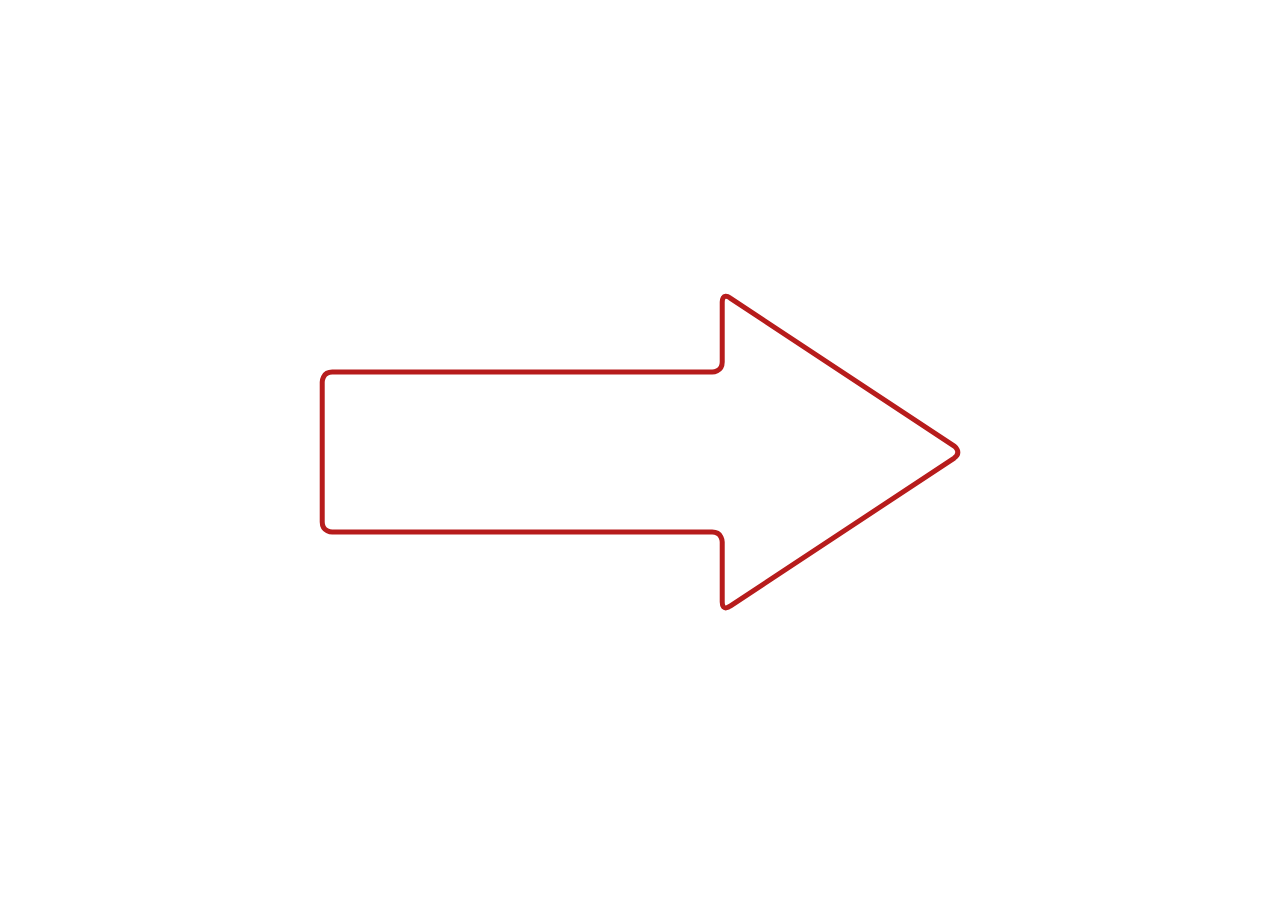
<file: grid/index.html>
<html>
	<head>
		<script src="./two.min.js"></script>
		<script src="./colours.js"></script>
		<script src="./anchor.js"></script>
		<script src="./path.js"></script>
		<script src="./grid.js"></script>
		<script src="./mygrid.js"></script>
	</head>
	<body>
		<div id="main"></div>
		<script src="./main.js"></script>
	</body>
</html>
</file>
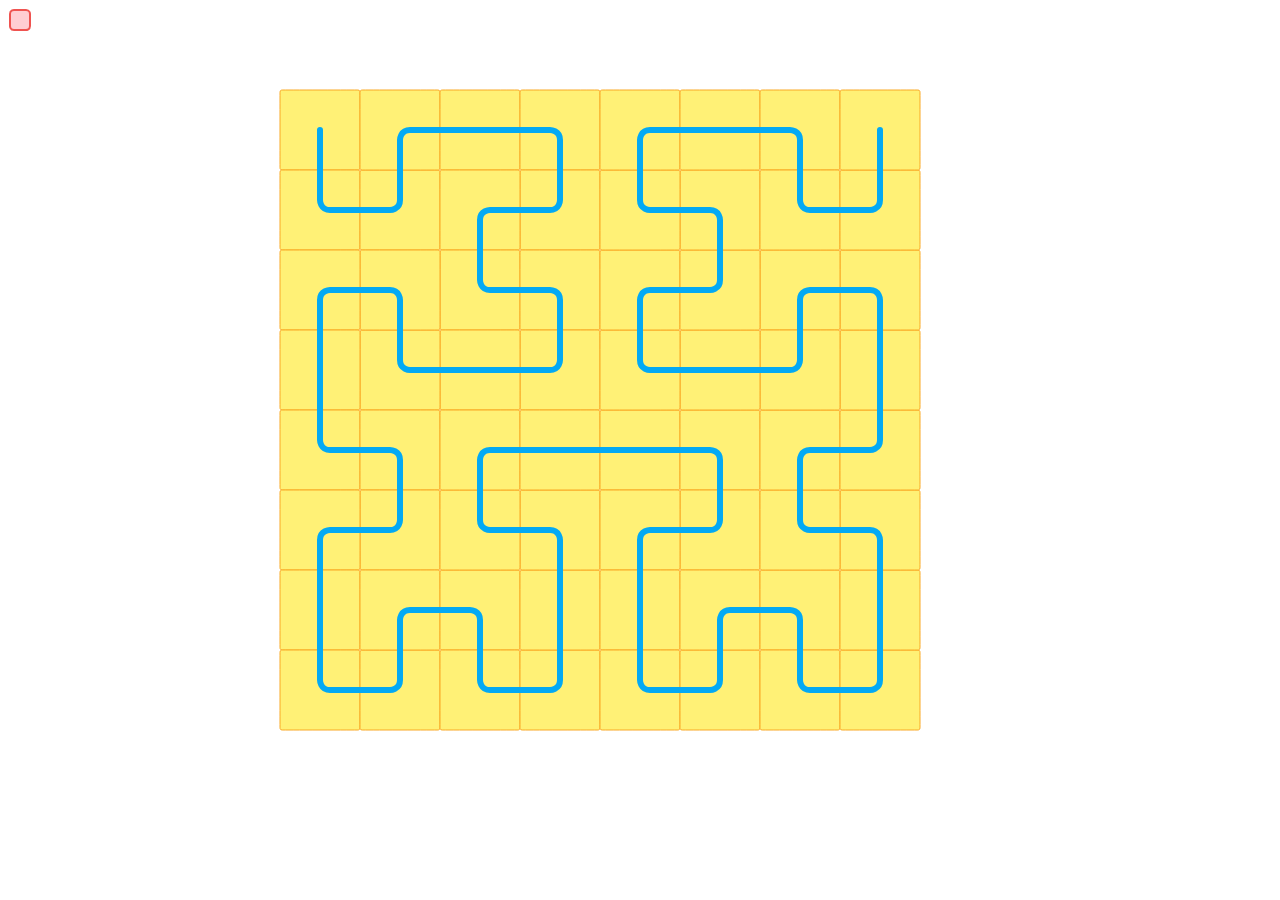
<file: hilbert/index.html>
<html>
	<head>
		<script src="./two.min.js"></script>
		<script src="./colours.js"></script>
		<script src="./anchor.js"></script>
		<script src="./grid.js"></script>
		<script src="./paint.js"></script>
		<script src="./hilbert.js"></script>
		<script src="./arrow.js"></script>
		<script src="./tracer.js"></script>
		<script src="./symbols/loadbalancer.js"></script>
		<script src="./symbols/router.js"></script>
		<script src="./symbols/netswitch.js"></script>
		<script src="./symbols/firewall.js"></script>
		<script src="./symbols/vm.js"></script>
		<script src="./symbols/container.js"></script>
		<script src="./symbols/server.js"></script>
		<script src="./symbols/nsxbm.js"></script>
		<script src="./symbols/cluster.js"></script>
		<script src="./symbols/textBlock.js"></script>
	</head>
	<body>
		<div id="main"></div>
		<script src="./main.js"></script>
	</body>
</html>
</file>
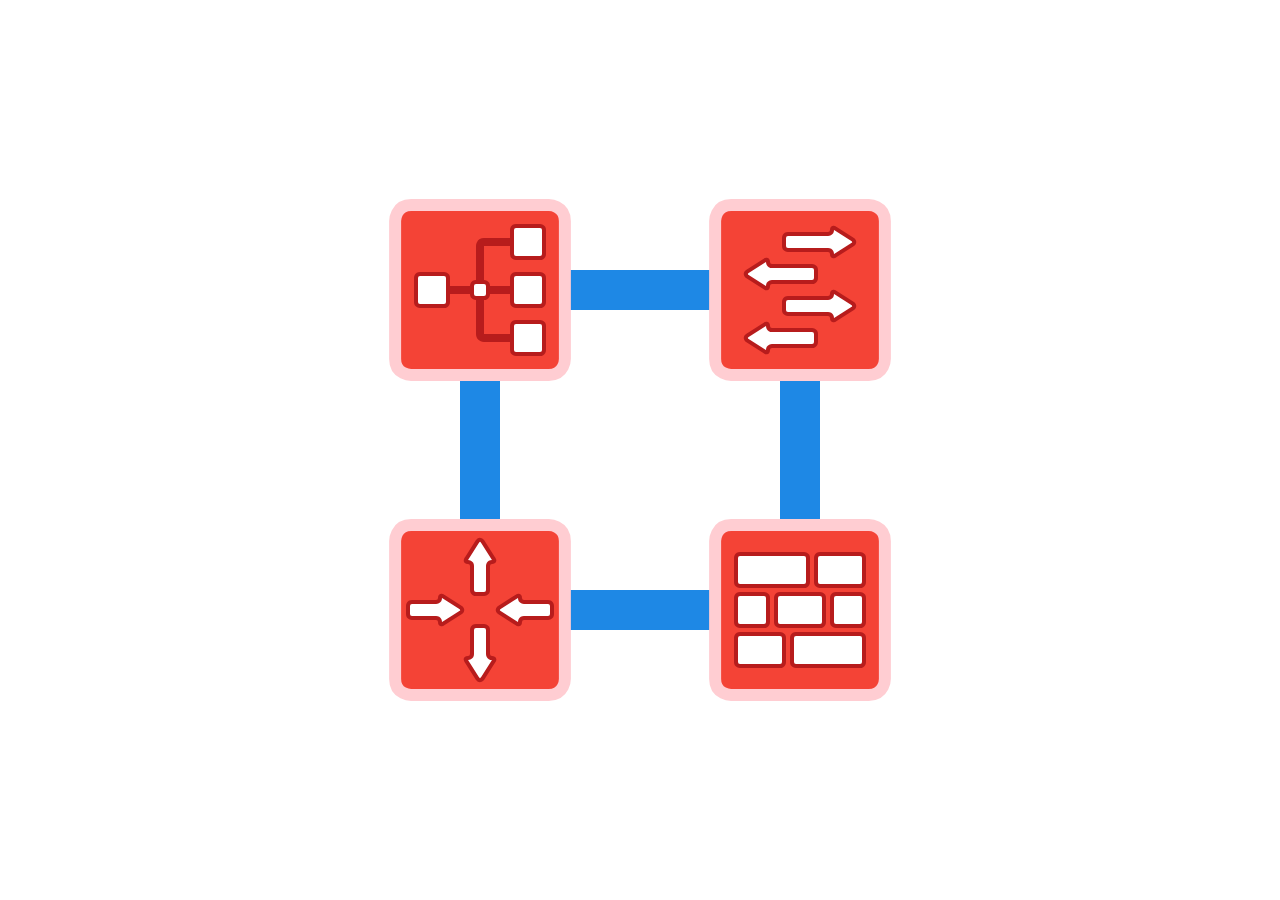
<file: link/index.html>
<html>
	<head>
		<script src="./two.min.js"></script>
		<script src="./colours.js"></script>
		<script src="./anchor.js"></script>
		<script src="./grid.js"></script>
		<script src="./paint.js"></script>
		<script src="./symbols/loadbalancer.js"></script>
		<script src="./symbols/router.js"></script>
		<script src="./symbols/netswitch.js"></script>
		<script src="./symbols/firewall.js"></script>
	</head>
	<body>
		<div id="main"></div>
		<script src="./main.js"></script>
	</body>
</html>
</file>
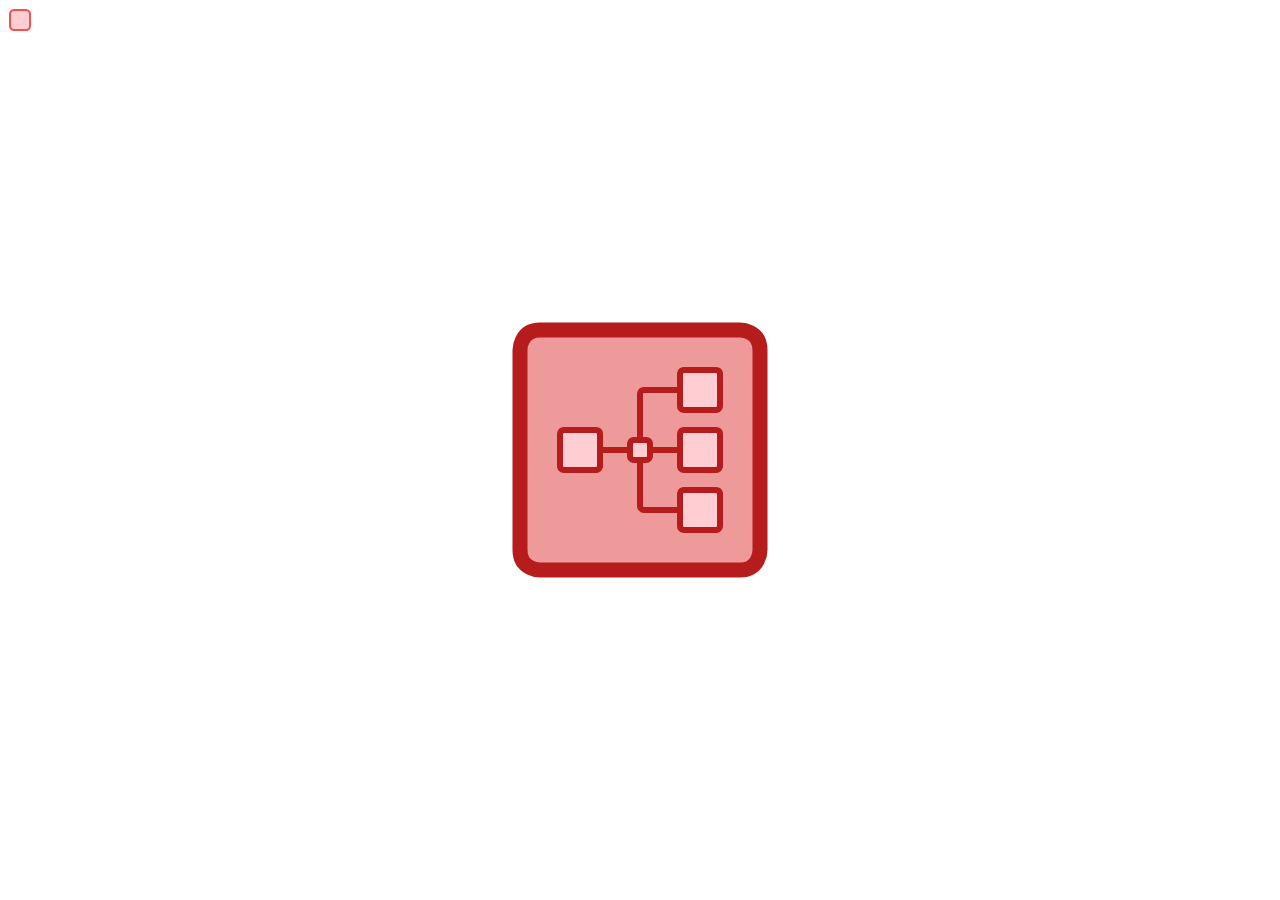
<file: loadbalancer/index.html>
<html>
	<head>
		<script src="./two.min.js"></script>
		<script src="./colours.js"></script>
		<script src="./anchor.js"></script>
		<script src="./grid.js"></script>
		<script src="./paint.js"></script>
		<script src="./arrow.js"></script>
		<script src="./tracer.js"></script>
		<script src="./symbols/symbols.js"></script>
	</head>
	<body>
		<div id="main"></div>
		<script src="./main.js"></script>
		<script src="./controls.js"></script>
	</body>
</html>
</file>
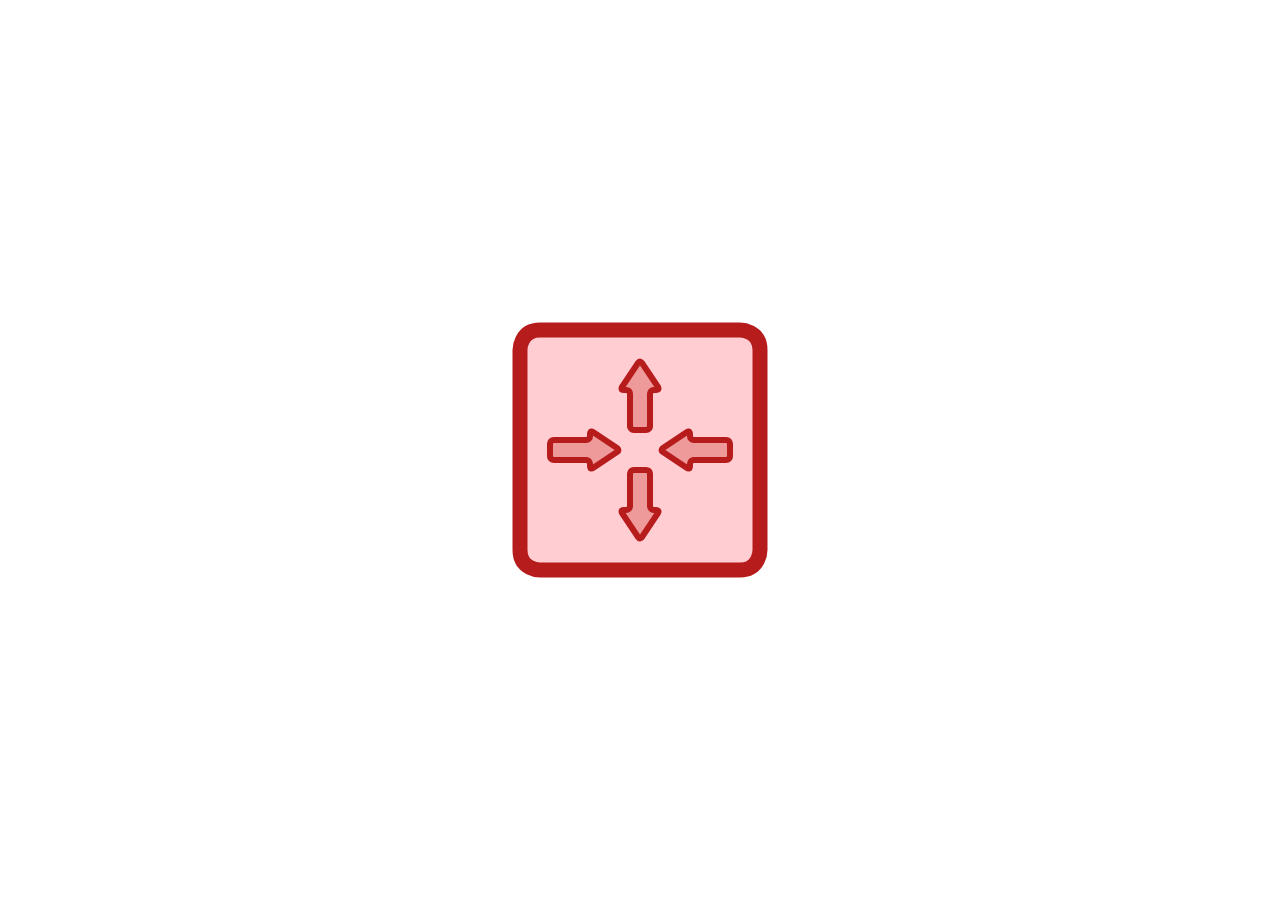
<file: router/index.html>
<html>
	<head>
		<script src="./two.min.js"></script>
		<script src="./colours.js"></script>
		<script src="./anchor.js"></script>
		<script src="./grid.js"></script>
		<script src="./paint.js"></script>
		<script src="./arrow.js"></script>
		<script src="./tracer.js"></script>
		<script src="./symbols/symbols.js"></script>
	</head>
	<body>
		<div id="main"></div>
		<script src="./main.js"></script>
	</body>
</html>
</file>
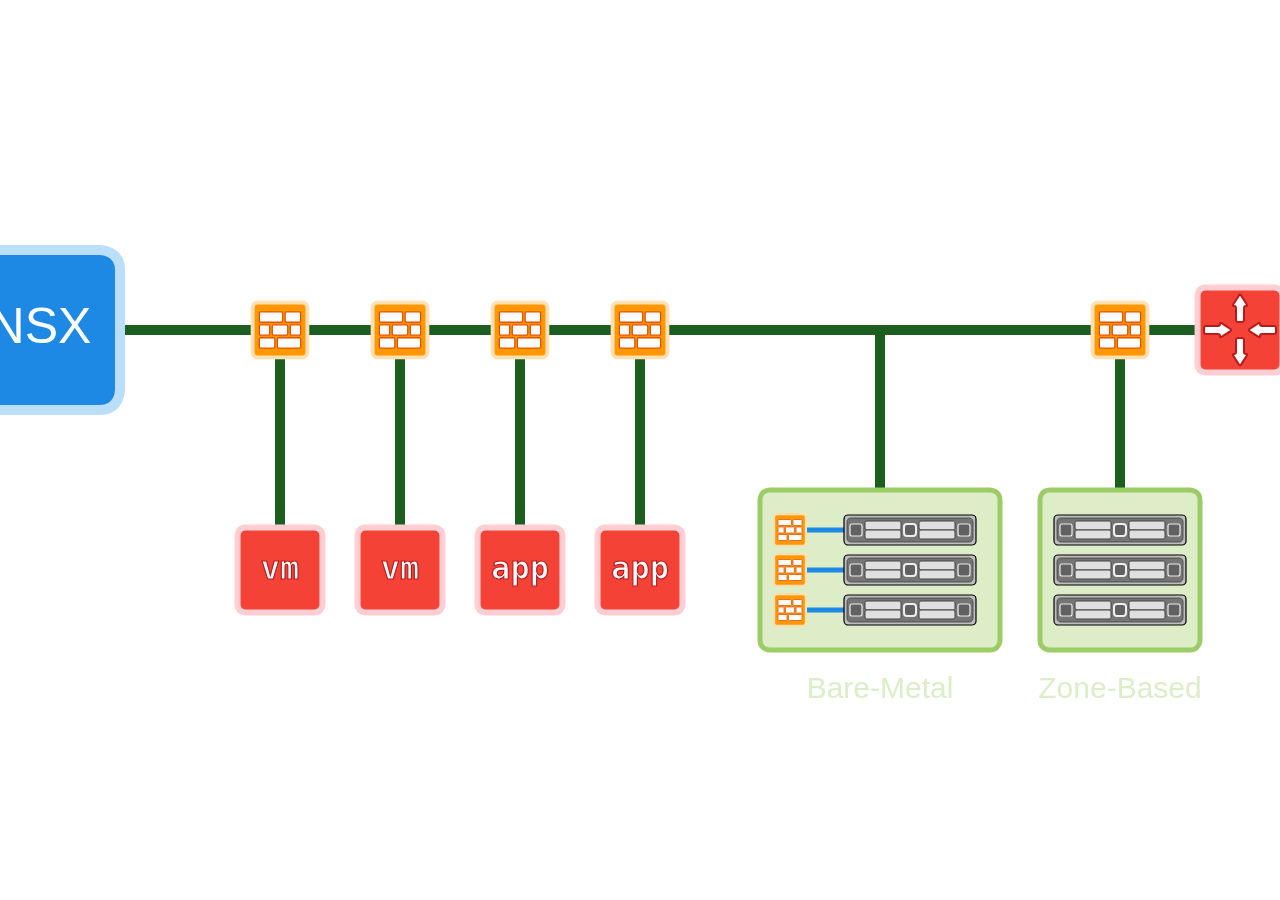
<file: security/index.html>
<html>
	<head>
		<script src="./two.min.js"></script>
		<script src="./colours.js"></script>
		<script src="./anchor.js"></script>
		<script src="./grid.js"></script>
		<script src="./paint.js"></script>
		<script src="./symbols/loadbalancer.js"></script>
		<script src="./symbols/router.js"></script>
		<script src="./symbols/netswitch.js"></script>
		<script src="./symbols/firewall.js"></script>
		<script src="./symbols/vm.js"></script>
		<script src="./symbols/container.js"></script>
		<script src="./symbols/server.js"></script>
		<script src="./symbols/nsxbm.js"></script>
		<script src="./symbols/cluster.js"></script>
		<script src="./symbols/textBlock.js"></script>
	</head>
	<body>
		<div id="main"></div>
		<script src="./main.js"></script>
		<script>
			window.onfocus = function() {
				console.log('mooo');
			        setTimeout(() => {
			                window.parent.focus();
			        }, 100);
			};
		</script>
	</body>
</html>
</file>
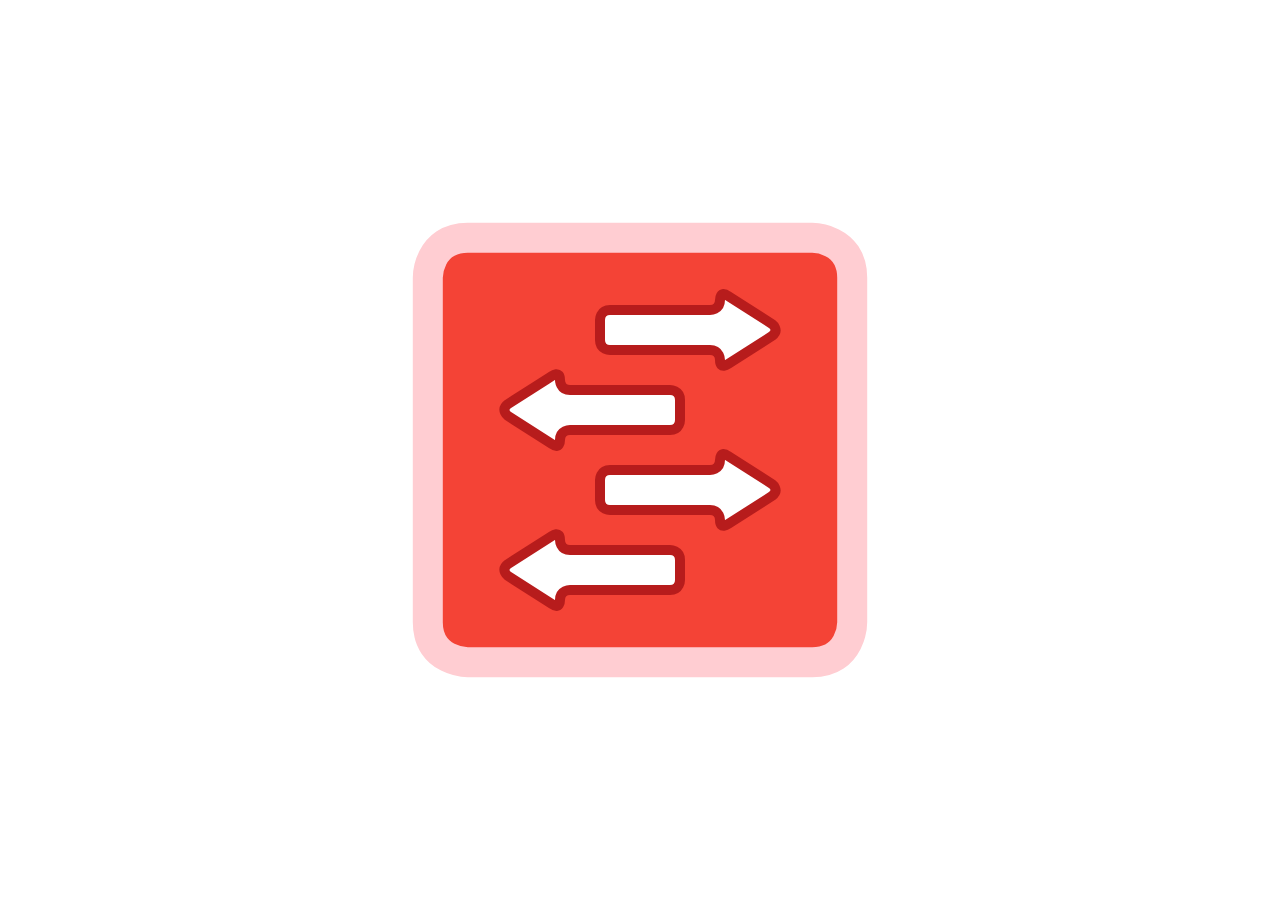
<file: switch/index.html>
<html>
	<head>
		<script src="./two.min.js"></script>
		<script src="./colours.js"></script>
		<script src="./anchor.js"></script>
		<script src="./grid.js"></script>
		<script src="./paint.js"></script>
		<script src="./netswitch.js"></script>
	</head>
	<body>
		<div id="main"></div>
		<script src="./main.js"></script>
	</body>
</html>
</file>
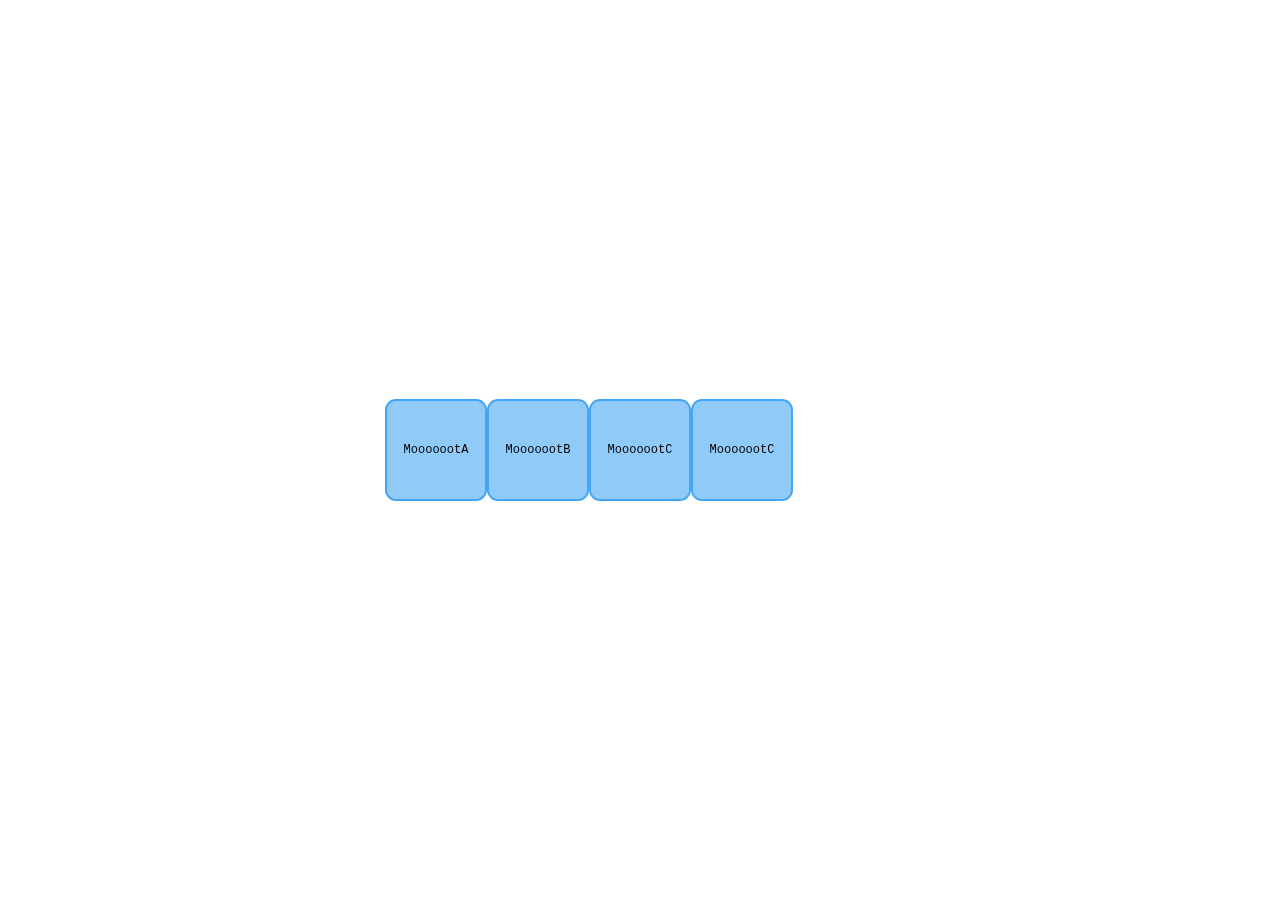
<file: block/block.html>
<!DOCTYPE html>
<html>
	<head>
		<title>Two Example</title>
		<link rel="stylesheet" href="block.css">
		<script src="two.min.js"></script>
		<script src="jquery.min.js"></script>
		<script src="colors.js"></script>
	</head>
	<body>
		<div id="canvas"></div>
		<script src="block.js"></script>
	</body>
</html>
</file>
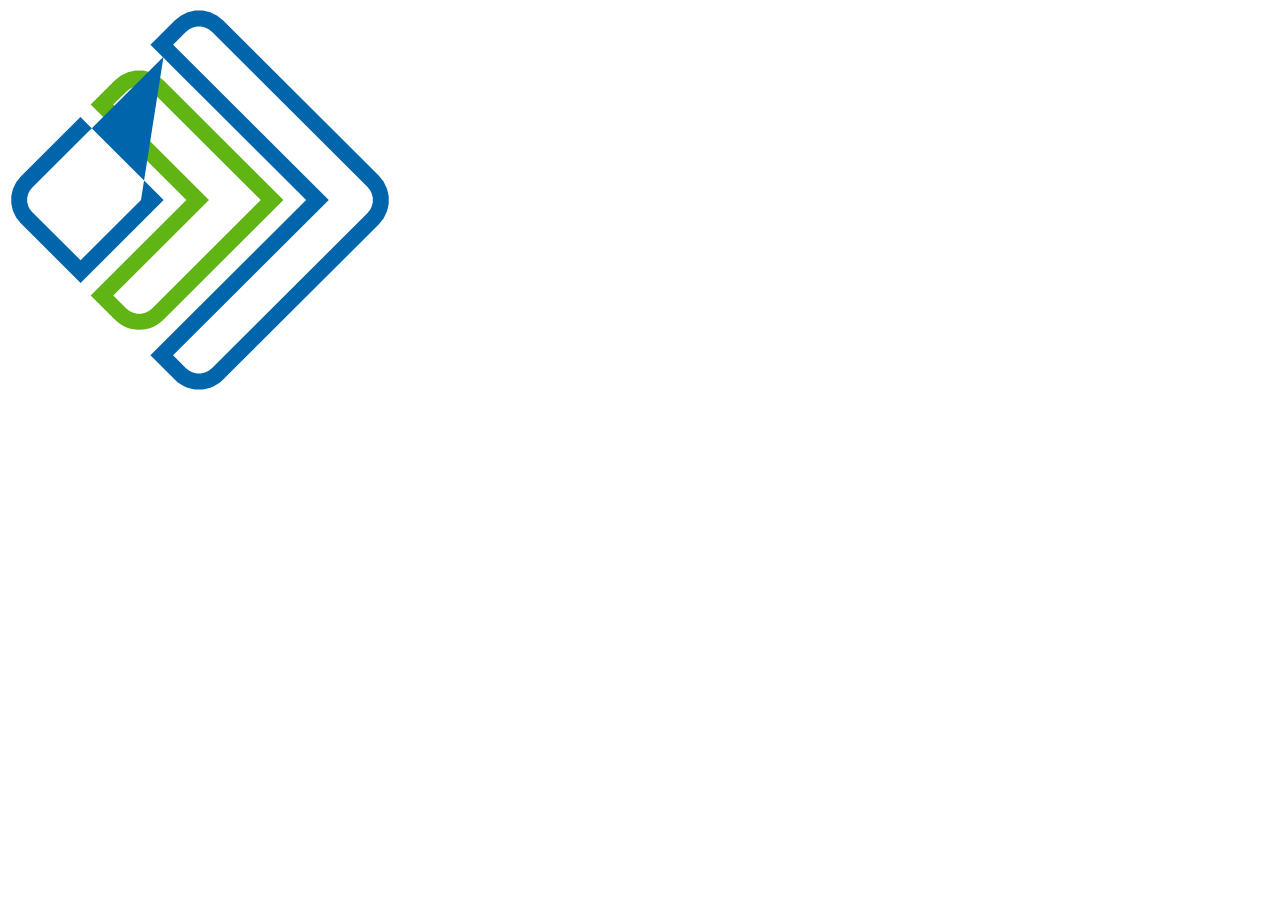
<file: block/ext.html>
<!DOCTYPE html>
<html>
	<head>
		<title>Two Example</title>
		<link rel="stylesheet" href="block.css">
		<script src="two.min.js"></script>
		<script src="jquery.min.js"></script>
		<script src="colors.js"></script>
	</head>
	<body>
		<div id="canvas"></div>
		<script src="ext.js"></script>
	</body>
</html>
</file>
<file: block/block.css>
body {
	margin: 20px auto;
	font-family: 'Lato';
	font-weight: 300;
}
</file>
